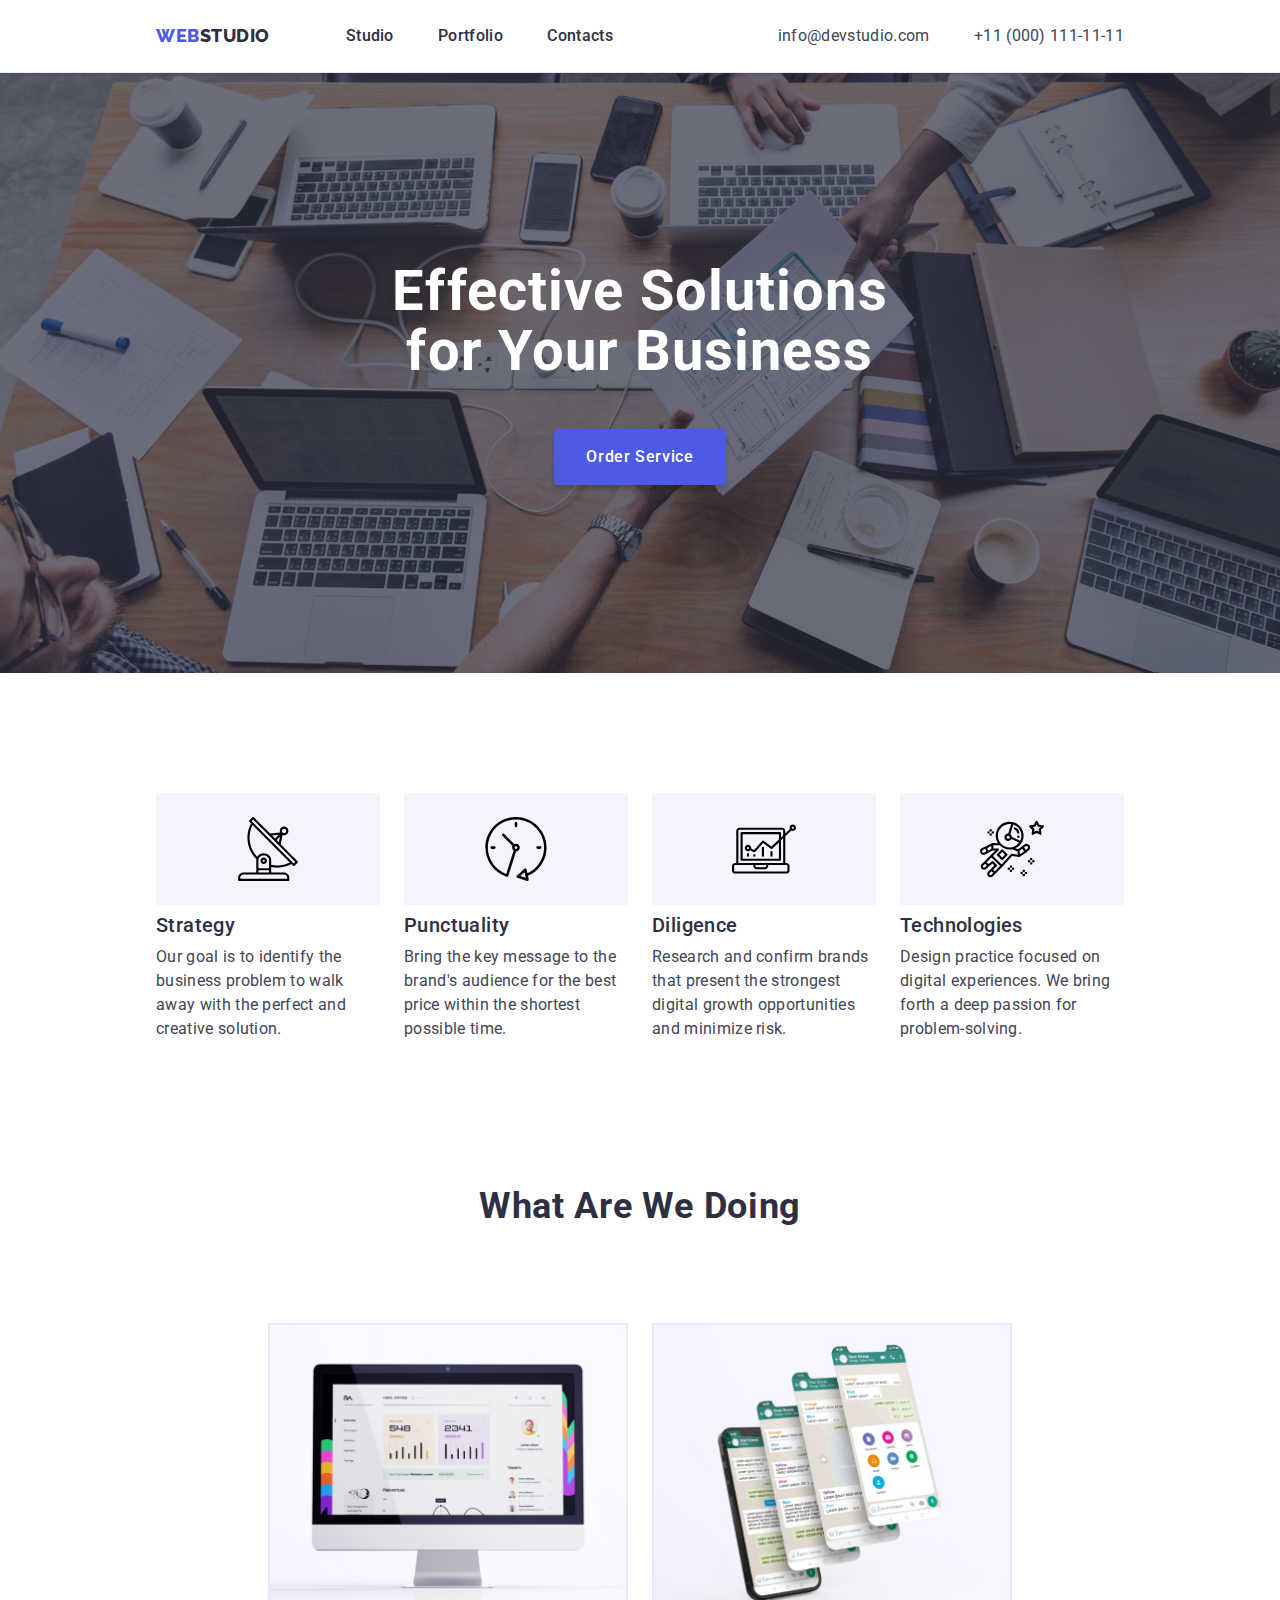
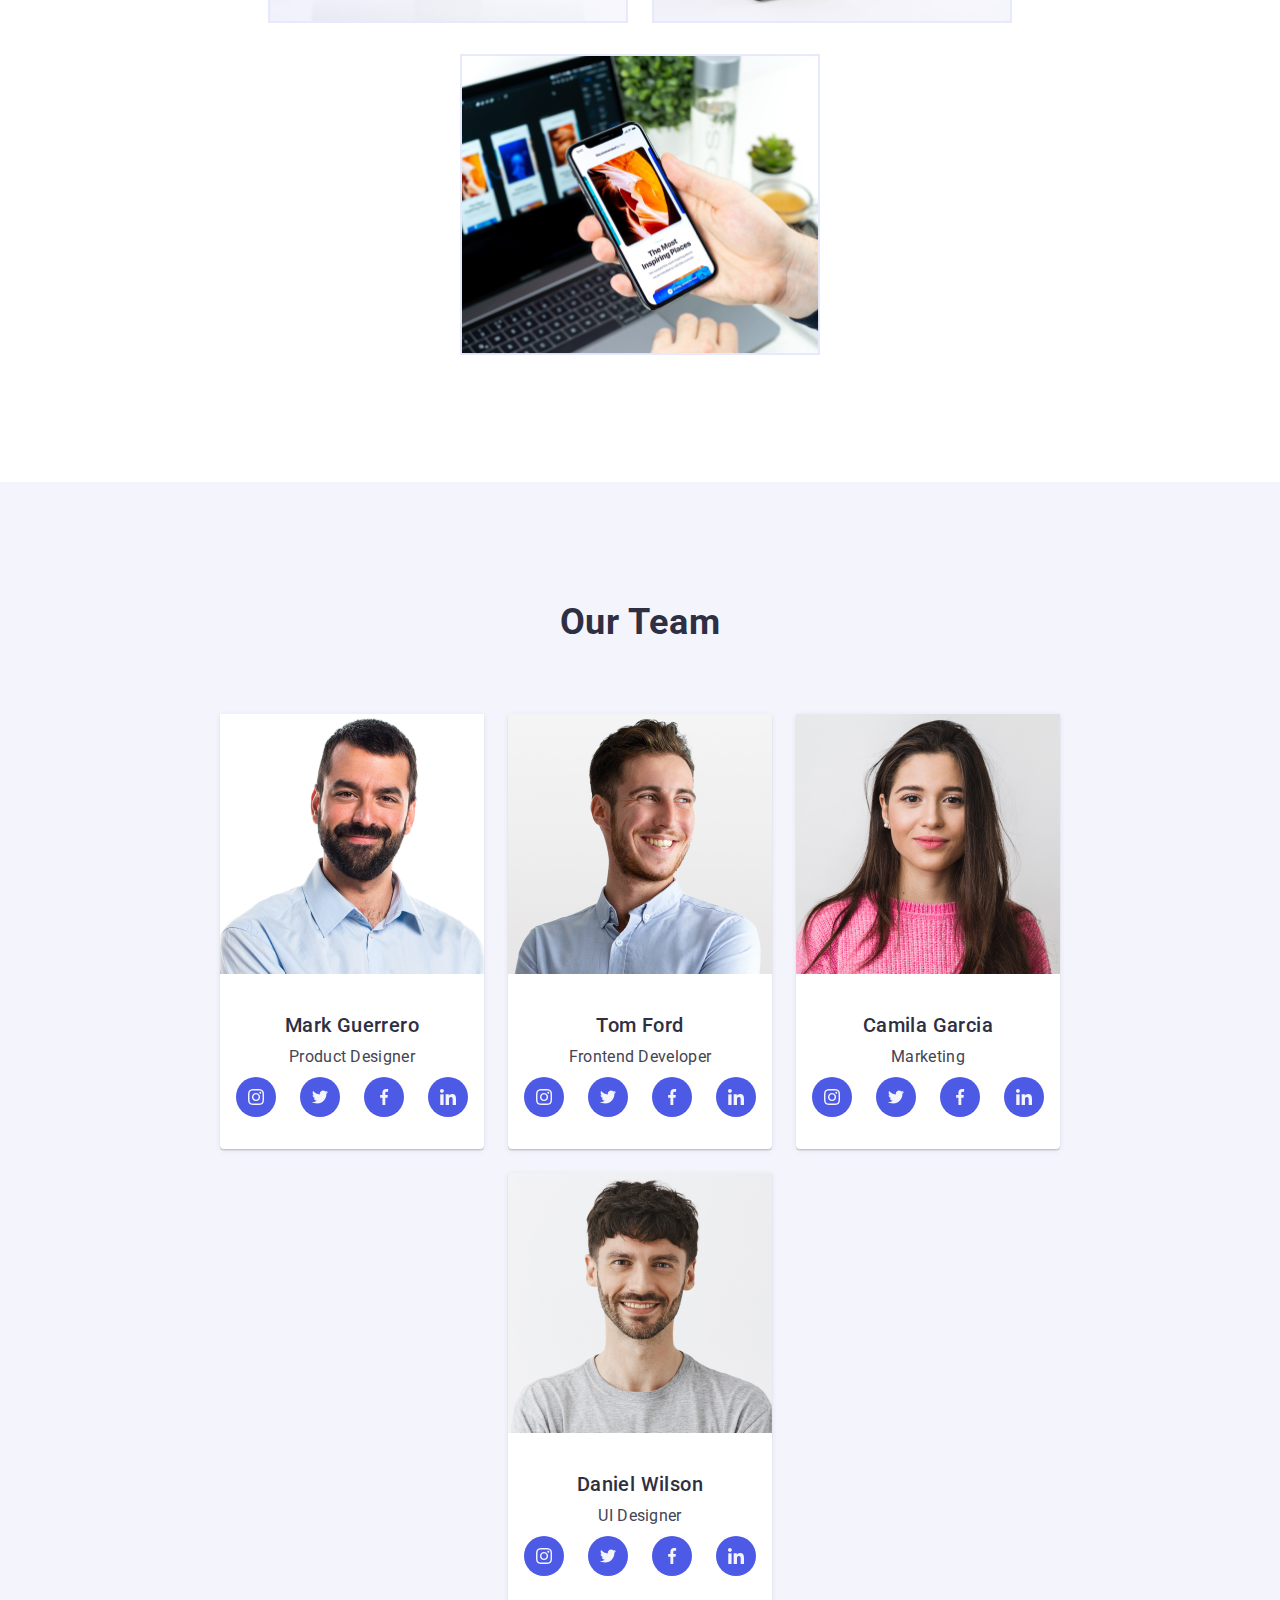
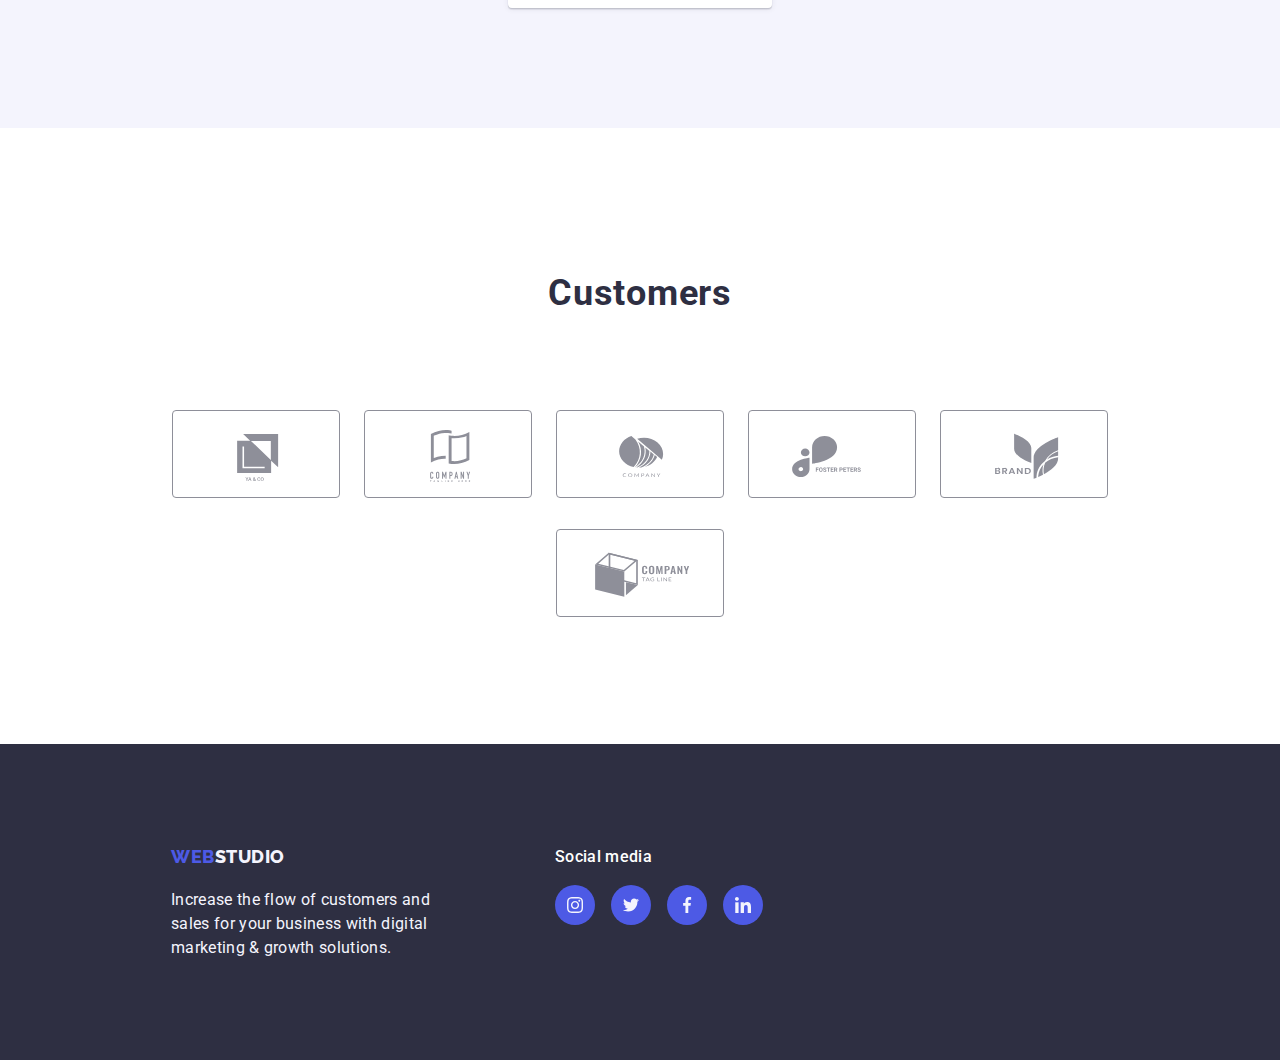
<file: index.html>
<!DOCTYPE html>
<html lang="en">

<head>
  <meta charset="UTF-8">
  <meta name="viewport" content="width=device-width, initial-scale=1.0">
  <link rel="stylesheet" href="/css/modern-normalize.css">
  <link rel="stylesheet" href="css/styles.css">


  <link rel="preconnect" href="https://fonts.googleapis.com">
  <link rel="preconnect" href="https://fonts.gstatic.com" crossorigin>
  <link href="https://fonts.googleapis.com/css2?family=Roboto:wght@400;500;700;900&display=swap" rel="stylesheet">

  <link rel="preconnect" href="https://fonts.googleapis.com">
  <link rel="preconnect" href="https://fonts.gstatic.com" crossorigin>
  <link href="https://fonts.googleapis.com/css2?family=Raleway:wght@800&family=Roboto:wght@400;500;700;900&display=swap"
    rel="stylesheet">

  <title>Studio</title>
</head>

<body>
  <header class="header">
    <div class="container-header">
      <nav class="navigation-header">
        <a href="./index.html"><span class="navigation-logo-web">Web</span>Studio</a>
        <ul class="navigation-menu">
          <li class="navigation-list">
            <a href="./index.html">Studio</a>
          </li>
          <li class="navigation-list">
            <a href="./portfolio.html">Portfolio</a>
          </li>
          <li class="navigation-list">
            <a href="">Contacts</a>
          </li>
        </ul>
      </nav>
      <address class="address-section">
        <a href="mailto:info@devstudio.com">info@devstudio.com</a>
        <a href="tel:+110001111111">+11 (000) 111-11-11</a>
      </address>
    </div>
  </header>
  <main>
    <!-- Hero Section -->
    <section class="section-hero">
      <div class="container">
          <h1 class="hero-title">Effective solutions<br><span>for</span> your business</h1>
          <button class="hero-button" type="button">Order service</button>
      </div>
    </section>
    <!-- Section 1: Feature -->
    <section class="section">
      <div class="container">
        <h2 hidden>Feature</h2>
        <ul class="feature-menu">
          <li class="feature-list">
            <div class="container-feature-icon">
              <svg class="feature-icons">
                <use href="./images/icons.svg#antenna">
                </use>
              </svg>
            </div>
            <h3>Strategy</h3>
            <p>Our goal is to identify the business problem to walk away with the perfect and creative solution.</p>
          </li>
          <li class="feature-list">
            <div class="container-feature-icon">
              <svg class="feature-icons">
                <use href="./images/icons.svg#clock">
                </use>
              </svg>
            </div>
            <h3>Punctuality</h3>
            <p>Bring the key message to the brand's audience for the best price within the shortest possible time.
            </p>
          </li>
          <li class="feature-list">
            <div class="container-feature-icon">
              <svg class="feature-icons">
                <use href="./images/icons.svg#diagram">
                </use>
              </svg>
            </div>
            <h3>Diligence</h3>
            <p>Research and confirm brands that present the strongest digital growth opportunities and minimize
              risk.
            </p>
          </li>
          <li class="feature-list">
            <div class="container-feature-icon">
              <svg class="feature-icons">
                <use href="./images/icons.svg#astronaut">
                </use>
              </svg>
            </div>
            <h3>Technologies</h3>
            <p>Design practice focused on digital experiences. We bring forth a deep passion for problem-solving.
            </p>
          </li>
        </ul>
      </div>
    </section>
    <!-- Section 2: Services -->
    <section class="services">
      <div class="container">
        <h2 class="services-title">What are we doing</h2>
        <ul class="services-menu">
          <li class="services-list">
            <img src="images/section2-img1.jpg" alt="desktop">
          </li>
          <li class="services-list">
            <img src="images/section2-img2.jpg" alt="mobiles">
          </li>
          <li class="services-list">
            <img src="images/section2-img3.jpg" alt="holding a mobile">
          </li>
        </ul>
      </div>
    </section>
    <!-- <-- Section 3: Team -->
    <section class="section-team">
      <div class="container">
        <h2 class="team-title">Our team</h2>
        <ul class="team-menu">
          <li class="team-list">
            <img class="team-img" src="./images/section3-img1.jpg" alt="team member photo">
            <h3>Mark Guerrero</h3>
            <p>Product Designer</p>
            <ul class="social-media-menu">
              <li class="social-media-list-icon">
                <svg class="social-media-icon">
                  <use href="./images/icons.svg#instagram 2"></use>
                </svg>
              </li>
              <li class="social-media-list-icon">
                <svg class="social-media-icon">
                  <use href="./images/icons.svg#twitter 1"></use>
                </svg>
              </li>
              <li class="social-media-list-icon">
                <svg class="social-media-icon">
                  <use href="./images/icons.svg#facebook 1"></use>
                </svg>
              </li>
              <li class="social-media-list-icon">
                <svg class="social-media-icon">
                  <use href="./images/icons.svg#linkedin 1"></use>
                </svg>
              </li>
            </ul>
          </li>
          <li class="team-list">
            <img class="team-img" src="./images/section3-img2.jpg" alt="team member photo">
            <h3>Tom Ford</h3>
            <p>Frontend Developer</p>
            <ul class="social-media-menu">
              <li class="social-media-list-icon">
                <svg class="social-media-icon">
                  <use href="./images/icons.svg#instagram 2"></use>
                </svg>
              </li>
              <li class="social-media-list-icon">
                <svg class="social-media-icon">
                  <use href="./images/icons.svg#twitter 1"></use>
                </svg>
              </li>
              <li class="social-media-list-icon">
                <svg class="social-media-icon">
                  <use href="./images/icons.svg#facebook 1"></use>
                </svg>
              </li>
              <li class="social-media-list-icon">
                <svg class="social-media-icon">
                  <use href="./images/icons.svg#linkedin 1"></use>
                </svg>
              </li>
            </ul>
          </li>
          <li class="team-list">
            <img class="team-img" src="./images/section3-img3.jpg" alt="team member photo">
            <h3>Camila Garcia</h3>
            <p>Marketing</p>
            <ul class="social-media-menu">
              <li class="social-media-list-icon">
                <svg class="social-media-icon">
                  <use href="./images/icons.svg#instagram 2"></use>
                </svg>
              </li>
              <li class="social-media-list-icon">
                <svg class="social-media-icon">
                  <use href="./images/icons.svg#twitter 1"></use>
                </svg>
              </li>
              <li class="social-media-list-icon">
                <svg class="social-media-icon">
                  <use href="./images/icons.svg#facebook 1"></use>
                </svg>
              </li>
              <li class="social-media-list-icon">
                <svg class="social-media-icon">
                  <use href="./images/icons.svg#linkedin 1"></use>
                </svg>
              </li>
            </ul>
          </li>
          <li class="team-list">
            <img class="team-img" src="./images/section3-img4.jpg" alt="team member photo">
            <h3>Daniel Wilson</h3>
            <p>UI Designer</p>
            <ul class="social-media-menu">
              <li class="social-media-list-icon">
                <svg class="social-media-icon">
                  <use href="./images/icons.svg#instagram 2"></use>
                </svg>
              </li>
              <li class="social-media-list-icon">
                <svg class="social-media-icon">
                  <use href="./images/icons.svg#twitter 1"></use>
                </svg>
              </li>
              <li class="social-media-list-icon">
                <svg class="social-media-icon">
                  <use href="./images/icons.svg#facebook 1"></use>
                </svg>
              </li>
              <li class="social-media-list-icon">
                <svg class="social-media-icon">
                  <use href="./images/icons.svg#linkedin 1"></use>
                </svg>
              </li>
            </ul>
          </li>
        </ul>
      </div>

    </section>
    <!-- Section 4: Customer -->
    <section class="section">
      <div class="container">
        <h2 class="customer-title">Customers</h2>
        <ul class="customer-menu">
          <li class="customer-list">
            <svg class="customer-icon">
              <use href="./images/icons.svg#client1"></use>
            </svg>
          </li>
          <li class="customer-list">
            <svg class="customer-icon">
              <use href="./images/icons.svg#client2"></use>
            </svg>
          </li>
          <li class="customer-list">
            <svg class="customer-icon">
              <use href="./images/icons.svg#client3"></use>
            </svg>
          </li>
          <li class="customer-list">
            <svg class="customer-icon">
              <use href="./images/icons.svg#client4"></use>
            </svg>
          </li>
          <li class="customer-list">
            <svg class="customer-icon">
              <use href="./images/icons.svg#client5"></use>
            </svg>
          </li>
          <li class="customer-list">
            <svg class="customer-icon">
              <use href="./images/icons.svg#client6"></use>
            </svg>
          </li>
        </ul>
      </div>
    </section>
  </main>
  <footer class="footer">
    <div class="container-footer">
      <div class="footer-box1">
        <a href="./index.html"><span class="footer-logo-web">Web</span>Studio</a>
        <p>Increase the flow of customers and sales for your business with digital marketing & growth solutions.</p>
      </div>

      <div class="footer-box2">
        <ul class="footer-icon-menu">
          <li class="footer-icon-list">
        <p>Social media</p>
        <ul class="footer-media-menu">
          <li class="footer-media-list-icon">
            <svg class="footer-media-icon">
              <use href="./images/icons.svg#instagram 2"></use>
            </svg>
          </li>
          <li class="footer-media-list-icon">
            <svg class="footer-media-icon">
              <use href="./images/icons.svg#twitter 1"></use>
            </svg>
          </li>
          <li class="footer-media-list-icon">
            <svg class="footer-media-icon">
              <use href="./images/icons.svg#facebook 1"></use>
            </svg>
          </li>
          <li class="footer-media-list-icon">
            <svg class="footer-media-icon">
              <use href="./images/icons.svg#linkedin 1"></use>
            </svg>
          </li>
        </ul>
      </div>

      </li>
      </ul>
    </div>
  </footer>
</body>

</html>
</file>
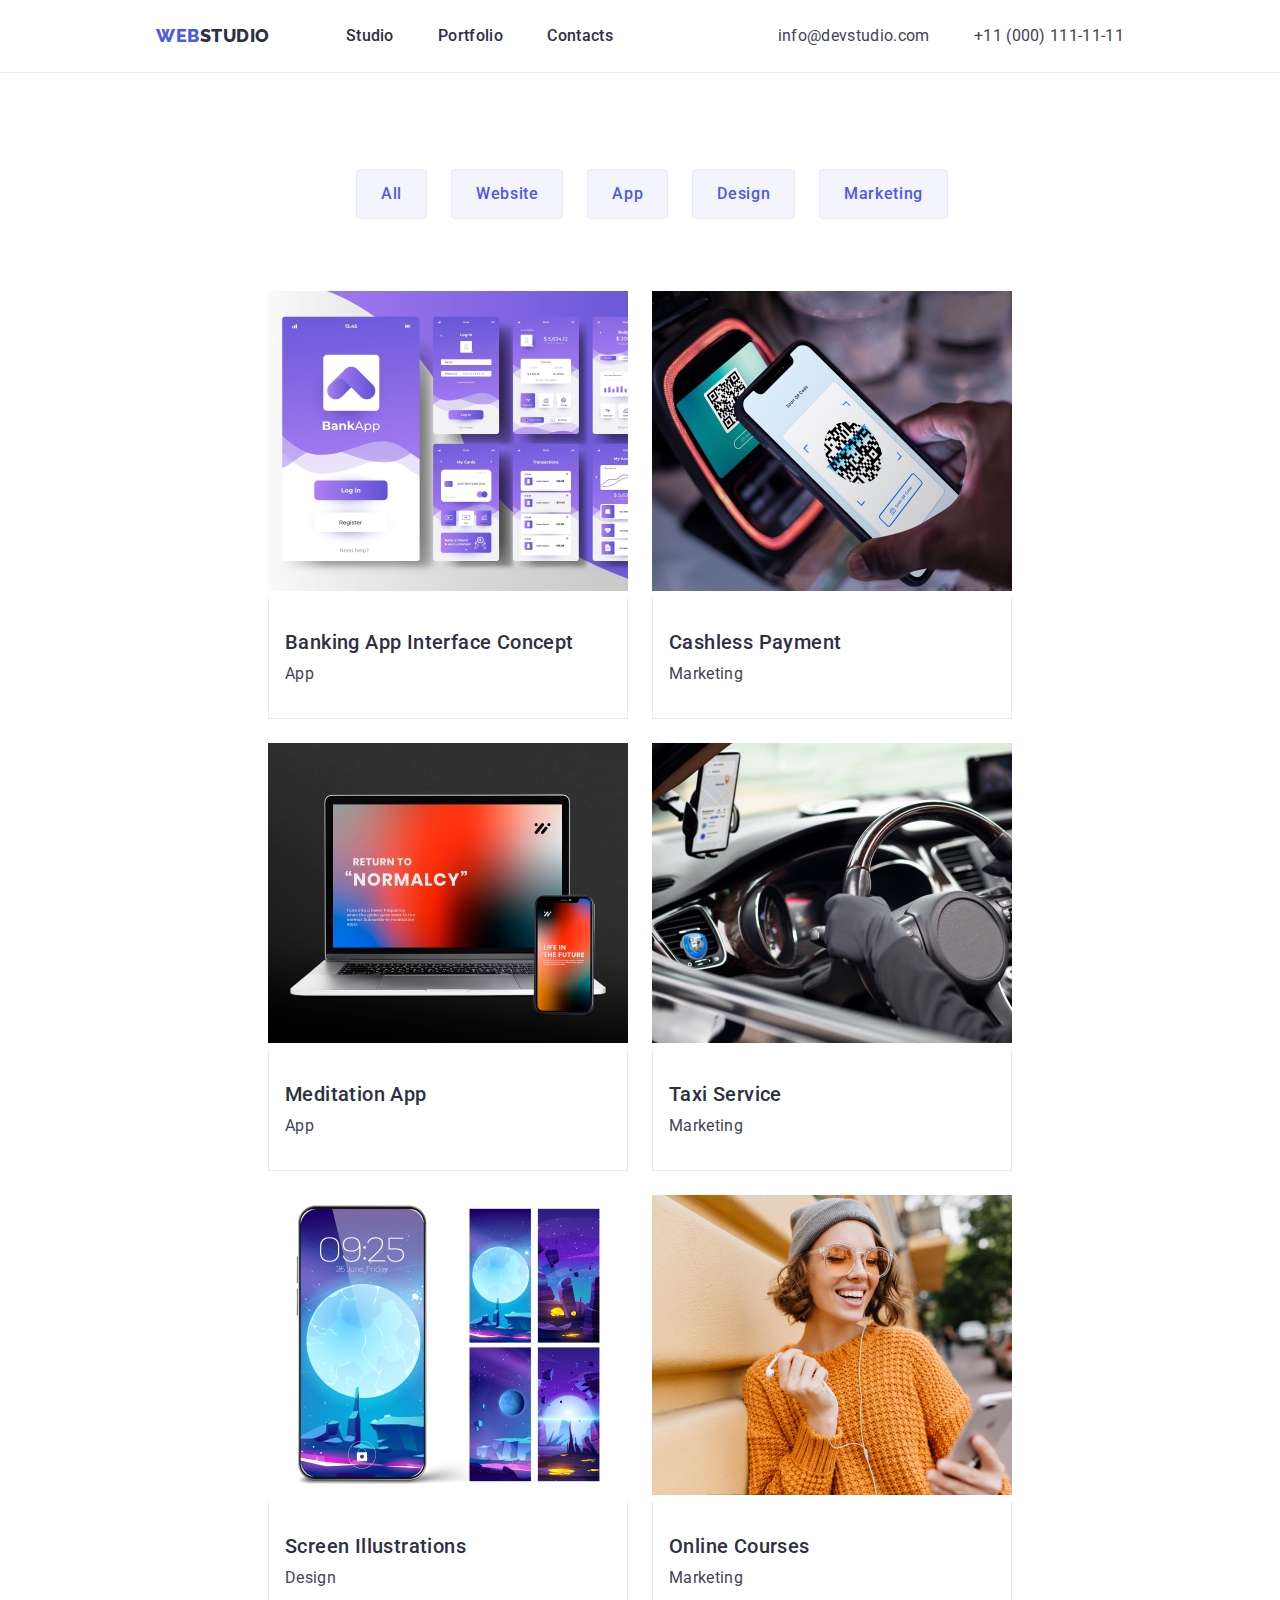
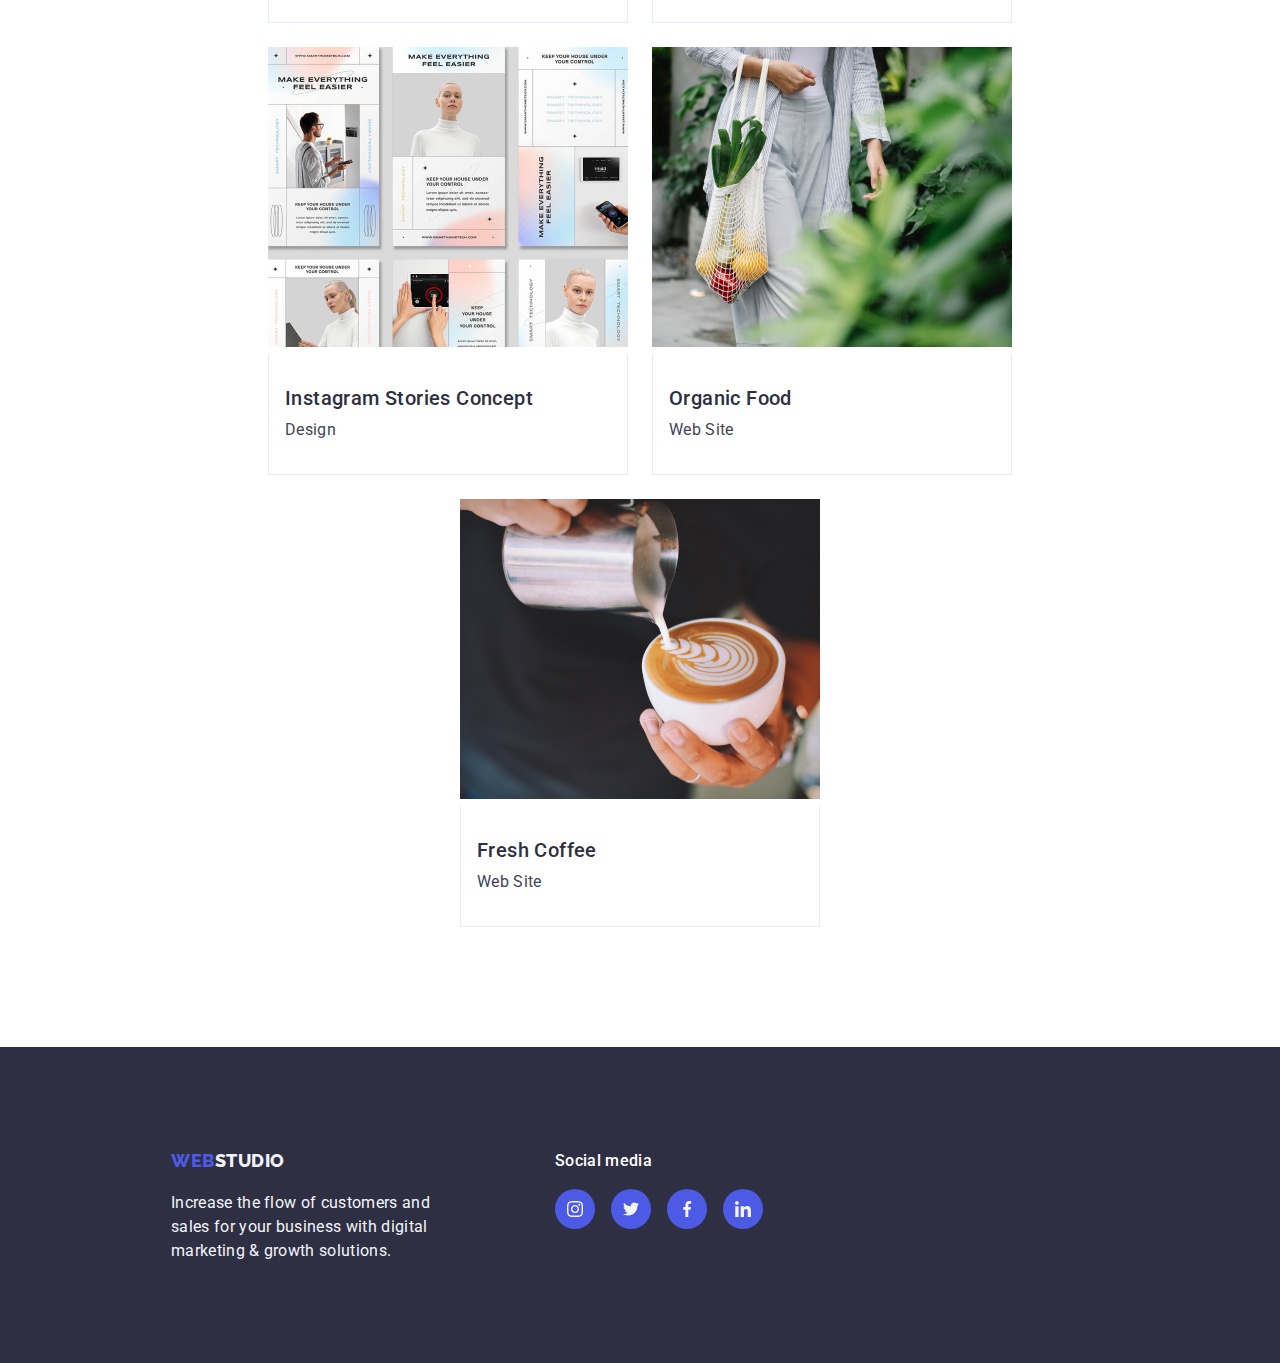
<file: portfolio.html>
<!DOCTYPE html>
<html lang="en">

<head>
  <meta charset="UTF-8">
  <meta name="viewport" content="width=device-width, initial-scale=1.0">
  <link rel="stylesheet" href="/css/modern-normalize.css">
  <link rel="stylesheet" href="css/styles.css">

  <link rel="preconnect" href="https://fonts.googleapis.com">
  <link rel="preconnect" href="https://fonts.gstatic.com" crossorigin>
  <link
    href="https://fonts.googleapis.com/css2?family=Roboto:ital,wght@0,400;0,500;0,700;0,900;1,400;1,500;1,700;1,900&display=swap"
    rel="stylesheet">

  <link rel="preconnect" href="https://fonts.googleapis.com">
  <link rel="preconnect" href="https://fonts.gstatic.com" crossorigin>
  <link href="https://fonts.googleapis.com/css2?family=Raleway:wght@400;500;700;800&    display=swap" rel="stylesheet">


  <title>Portfolio</title>

</head>

<body>
  <header class="header">
    <div class="container-header">
      <nav class="navigation-header">
        <a href="./index.html"><span class="navigation-logo-web">Web</span>Studio</a>
        <ul class="navigation-menu">
          <li class="navigation-list">
            <a href="./index.html">Studio</a>
          </li>
          <li class="navigation-list">
            <a href="./portfolio.html">Portfolio</a>
          </li>
          <li class="navigation-list">
            <a href="">Contacts</a>
          </li>
        </ul>
      </nav>
      <address class="address-section">
        <a href="mailto:info@devstudio.com">info@devstudio.com</a>
        <a href="tel:+110001111111">+11 (000) 111-11-11</a>
      </address>
    </div>
  </header>
  <main>
    <article>
      <!-- Filters -->
      <section>
        <ul class="filter">
          <li>
            <button type="button">All</button>
          </li>
          <li>
            <button type="button">Website</button>
          </li>
          <li>
            <button type="button">App</button>
          </li>
          <li>
            <button type="button">Design</button>
          </li>
          <li>
            <button type="button">Marketing</button>
          </li>
        </ul>
      </section>
      <!-- Project Card -->
      <section class="section-card">
        <div class="container">
          <ul class="card-menu">
            <li class="card-list">
              <div class="card-list-content">
                <img src="images/row1-a.jpg" alt="Banking App Interface Concept Photo">
                <div class="card-content">
                  <h3>Banking App Interface Concept</h3>
                  <p>App</p>
                </div>
              </div>
            </li>
            <li class="card-list">
              <div class="card-list-content">
                <img src="images/row1-b.jpg" alt="Cashless Payment Photo">
                <div class="card-content">
                  <h3>Cashless Payment</h3>
                  <p>Marketing</p>
                </div>
              </div>
            </li>
            <li class="card-list">
              <div class="card-list-content">
                <img src="images/row1-c.jpg" alt="Meditation App Photo">
                <div class="card-content">
                  <h3>Meditation App</h3>
                  <p>App</p>
                </div>
              </div>
            </li>
            <li class="card-list">
              <div class="card-list-content">
                <img src="images/row2-a.jpg" alt="Taxi Service Photo">
                <div class="card-content">
                  <h3>Taxi Service</h3>
                  <p>Marketing</p>
                </div>
              </div>
            </li>
            <li class="card-list">
              <div class="card-list-content">
                <img src="images/row2-b.jpg" alt="Screen Illustrations Photo">
                <div class="card-content">
                  <h3>Screen Illustrations</h3>
                  <p>Design</p>
                </div>
              </div>
            </li>
            <li class="card-list">
              <div class="card-list-content">
                <img src="images/row2-c.jpg" alt="Online Courses Photo">
                <div class="card-content">
                  <h3>Online Courses</h3>
                  <p>Marketing</p>
                </div>
              </div>
            </li>
            <li class="card-list">
              <div class="card-list-content">
                <img src="images/row3-a.jpg" alt="Instagram Stories Concept Photo">
                <div class="card-content">
                  <h3>Instagram Stories Concept</h3>
                  <p>Design</p>
                </div>
              </div>
            </li>
            <li class="card-list">
              <div class="card-list-content">
                <img src="images/row3-b.jpg" alt="Organic Food Photo">
                <div class="card-content">
                  <h3>Organic Food</h3>
                  <p>Web Site</p>
                </div>
              </div>
            </li>
            <li class="card-list">
              <div class="card-list-content">
                <img src="images/row3-c.jpg" alt="Fresh Coffee Photo">
                <div class="card-content">
                  <h3>Fresh Coffee</h3>
                  <p>Web Site</p>
                </div>
              </div>
            </li>
          </ul>
        </div>
      </section>
  </main>
  <footer class="footer">
    <div class="container-footer">
      <div class="footer-box1">
        <a href="./index.html"><span class="footer-logo-web">Web</span>Studio</a>
        <p>Increase the flow of customers and sales for your business with digital marketing & growth solutions.</p>
      </div>

      <div class="footer-box2">
        <ul class="footer-icon-menu">
          <li class="footer-icon-list">
            <p>Social media</p>
            <ul class="footer-media-menu">
              <li class="footer-media-list-icon">
                <svg class="footer-media-icon">
                  <use href="./images/icons.svg#instagram 2"></use>
                </svg>
              </li>
              <li class="footer-media-list-icon">
                <svg class="footer-media-icon">
                  <use href="./images/icons.svg#twitter 1"></use>
                </svg>
              </li>
              <li class="footer-media-list-icon">
                <svg class="footer-media-icon">
                  <use href="./images/icons.svg#facebook 1"></use>
                </svg>
              </li>
              <li class="footer-media-list-icon">
                <svg class="footer-media-icon">
                  <use href="./images/icons.svg#linkedin 1"></use>
                </svg>
              </li>
            </ul>
      </div>

      </li>
      </ul>
    </div>
  </footer>
</body>

</html>
</file>
<file: css/styles.css>
*,
*::before,
*::after {
  box-sizing: border-box;
  margin: 0;
  padding: 0;
}

:root {
  --navyblue: #2E2F42;
  --cloud: #f4f4fd;
  --ocean: #404bbf;
  --slate: #434455;
  --iris: #4d5ae5;
  --cornflower: #e7e9fc;
  --lightslate: #8E8F99;
  --green: #31D0AA;

}

body {
  font-family: "Roboto", sans-serif;
  font-size: 16px;
  color: var(--navyblue);
  line-height: 1.5rem;
  letter-spacing: 0.32px;
}

h1,
h2,
h3,
h4,
h5,
h6,
p {
  margin: 0;
  padding: 0;
}

.section {
  padding: 120px 0;
}

.container {
  padding: 0px 156px;
  max-width: 1440px;
  margin: 0 auto;
}

.address-section a:last-child,
.feature-list:last-child {
  margin-right: 0;
}

.feature-menu,
.services-menu,
.team-menu,
.customer-menu,
.card-menu,
.filter-menu {
  display: flex;
  flex-wrap: wrap;
  list-style: none;
  justify-content: center;
  gap: 24px;
}

.feature-list,
.card-list,
.team-list {
  flex-basis: calc((100% - 72px) / 4);
}

/* Header: Navigation container section  */
.header {
  padding: 24px 0px;
  border-bottom: 1px solid var(--cornflower);

}
.container-header {
  display: flex;
  padding: 0px 156px;
  max-width: 1440px;
  margin: 0 auto;
}

.navigation-header {
  display: flex;
}

/* Navigation Section  */
.navigation-header>a {
  color: var(--navyblue);
  text-decoration: none;
  font-family: Raleway;
  font-size: 18px;
  font-weight: 800;
  line-height: 1.313rem;
  letter-spacing: 0.54px;
  text-transform: uppercase;
  margin-right: 76px;
}

.navigation-logo-web {
  color: var(--iris, #4d5ae5);
  font-family: Raleway;
  font-size: 18px;
  font-weight: 800;
  line-height: 1.313em;
  letter-spacing: 0.54px;
  text-transform: uppercase;
}

.navigation-menu {
  list-style: none;
}

.navigation-list {
  display: inline-block;
}

.navigation-list:not(:last-child) {
  margin-right: 40px;
}

.navigation-list a {
  text-decoration: none;
  color: var(--navyblue, #2e2f42);
  font-weight: 500;
}

.navigation-list a:hover,
.navigation-list a:focus {
  color: var(--ocean, #404bbf);
}

.address-section {
  margin-left: auto;
}

.address-section a {
  color: var(--slate, #434455);
  font-style: normal;
  line-height: 1.5rem;
  letter-spacing: 0.32px;
  text-decoration: none;
  margin-right: 40px;
}

.address-section a:hover,
.address-section a:focus {
  color: var(--ocean, #404bbf);
}

/* Hero container section  */
.section-hero {
  background: linear-gradient(rgba(46, 47, 66, .70),
      rgba(46, 47, 66, .70)),
    url("../images/people-office.jpg");
  background-size: cover;
  background-repeat: no-repeat;
  padding: 188px 0;
  text-align: center;
  max-width: 1440px;
  margin: 0 auto;
}

.hero-title {
  text-align: center;
  font-size: 56px;
  font-weight: 700;
  line-height: 3.75rem;
  letter-spacing: 1.12px;
  text-transform: capitalize;
  color: var(--white, #fff);
  margin-bottom: 48px;
}

.hero-title span {
  text-transform: lowercase;
}

.hero-button {
  color: var(--white, #fff);
  font-family: "Roboto", sans-serif;
  font-size: 16px;
  font-weight: 500;
  line-height: 1.5rem;
  letter-spacing: 0.64px;
  border-radius: 4px;
  border-style: none;
  background-color: var(--iris);
  box-shadow: 0px 4px 4px 0px rgba(0, 0, 0, 0.15);
  cursor: pointer;
  padding: 16px 32px;
  text-transform: capitalize;
  left: 636px;
}

.hero-button:hover,
.hero-button:focus {
  background: var(--ocean);
}

/* Index: Section 1 (Feature) */
.section-feature {
  padding-top: 120px;
}

.feature-list {
  flex-basis: calc((100% - 72) / 4);
}

.container-feature-icon {
  background-color: var(--cloud);
  display: flex;
  justify-content: center;
  align-items: center;
}

.feature-icons {
  width: 64px;
  height: 64px;
  margin: 24px 0;
}

.feature-list h3 {
  color: var(--navyblue);
  font-size: 20px;
  font-weight: 500;
  letter-spacing: 0.4px;
  text-align: left;
  margin: 8px 0;
}

.feature-list p {
  color: var(--slate, #434455);
  margin: 8px 0px 0px;
}

/* Index: Section 2 (What we are doing) */
.services {
  padding-bottom: 120px;
}

.services-title {
  font-size: 36px;
  font-weight: 700;
  line-height: 2.5em;
  letter-spacing: 0.72px;
  text-align: center;
  margin-bottom: 72px;
  text-transform: capitalize;
}

.services-list {
  flex-shrink: 1;
  flex-basis: calc((100% - 72px) / 3);
}

.services-list img {
  border: 1px solid var(--CORNFLOWER, #E7E9FC);
  width: 360px;
}

/* Index: Section 3 (Our Team) */
.section-team {
  text-align: center;
  background-color: var(--cloud);
  padding: 120px 0px;
  max-width: 1440px;
  margin: 0 auto;
}

.team-title {
  font-size: 36px;
  font-weight: 700;
  line-height: 2.5rem;
  letter-spacing: 0.72px;
  margin-bottom: 72px;
  text-align: center;
  text-transform: capitalize;
}

.team-list {
  border-radius: 0px 0px 4px 4px;
  background: var(--white, #fff);
  box-shadow: 0px 2px 1px 0px rgba(46, 47, 66, 0.08),
    0px 1px 1px 0px rgba(46, 47, 66, 0.16),
    0px 1px 6px 0px rgba(46, 47, 66, 0.08);
}


.team-list h3 {
  margin-top: 32px;
  font-size: 20px;
  font-weight: 500;
  letter-spacing: 0.4px;
}

.team-list p {
  margin: 8px 0px;
  color: var(--slate);
}


.social-media-menu {
  list-style: none;
  display: flex;
  justify-content: center;
  align-items: center;
  gap: 24px;
  padding-bottom: 32px;
}

.social-media-list-icon {
  background-color: var(--iris);
  border-radius: 50%;
}

.social-media-list-icon:hover,
.social-media-list-icon:focus {
  background: var(--ocean);
  cursor: pointer;
}

.social-media-icon {
  display: flex;
  width: 40px;
  height: 40px;
  padding: 12px;
  fill: var(--cloud);
}

.social-media-icon:last-child {
  margin-right: 0px;
}

/* Index: Section Customers */
.customer-title {
  font-size: 36px;
  font-weight: 700;
  line-height: 2.5em;
  letter-spacing: 0.72px;
  text-align: center;
  margin-bottom: 72px;
  text-transform: capitalize;
}

.customer-list {
  flex-basis: calc((100% - 120px) / 6);
}

.customer-icon {
  width: 168px;
  height: 88px;
  border-radius: 4px;
  border: 1px solid var(--lightslate);
  fill: var(--lightslate);
}

.customer-icon:hover,
.customer-icon:focus {
  border: 1px solid var(--ocean);
  fill: var(--ocean);
  cursor: pointer;
}

/* Portfolio: Project Card Section */
.filter {
  display: flex;
  list-style-type: none;
  width: 100%;
  padding: 96px 15px 72px;
  justify-content: center;
  align-items: center;
  margin: 0;
}

.filter button {
  cursor: pointer;
  border-radius: 4px;
  border: 1px solid var(--cornflower, #e7e9fc);
  background: var(--cloud, #f4f4fd);
  padding: 12px 24px;
  margin-left: 24px;
  text-align: center;
  color: var(--iris, #4d5ae5);
  font-family: "Roboto", sans-serif;
  font-size: 16px;
  font-weight: 500;
  line-height: 1.5rem;
  letter-spacing: 0.64px;
}

.filter button:hover,
.filter button:focus {
  color: var(--white, #fff);
  border-radius: 4px;
  background: var(--ocean, #404bbf);
  box-shadow: 0px 2px 2px 0px rgba(0, 0, 0, 0.12),
    0px 2px 1px 0px rgba(0, 0, 0, 0.08), 0px 3px 1px 0px rgba(0, 0, 0, 0.1);
}

.section-card {
  padding-bottom: 120px;
}

.card-list img {
  width: 360px;
}

.card-list-content:hover,
.card-list-content:focus {
  cursor: pointer;
  background: var(--WHITE, #FFF);
  box-shadow: 0px 2px 1px 0px rgba(46, 47, 66, 0.08), 0px 1px 1px 0px rgba(46, 47, 66, 0.16), 0px 1px 6px 0px rgba(46, 47, 66, 0.08);
}

.card-content {
  border-left: 1px solid var(--cornflower, #e7e9fc);
  border-right: 1px solid var(--cornflower, #e7e9fc);
  border-bottom: 1px solid var(--cornflower, #e7e9fc);
  background: var(--white, #fff);
  padding: 32px 16px;
}

.card-content h3 {
  font-size: 20px;
  font-weight: 500;
  letter-spacing: 0.4px;
}

.card-content p {
  padding-top: 8px;
  color: var(--slate);
}

.footer {
  display: flex;
  background-color: var(--navyblue);
  padding: 101.5px 15px 100px;
  max-width: 1440px;
  margin: 0 auto;
}

.container-footer {
  display: flex;
  padding: 0 156px;
  max-width: 1440px;
}

.footer-logo-web {
  color: var(--iris, #4d5ae5);
  font-family: Raleway;
  font-size: 18px;
  font-style: normal;
  font-weight: 800;
  line-height: 1.313em;
  letter-spacing: 0.54px;
  text-transform: uppercase;
}

.footer-box1>a {
  color: var(--cloud, #f4f4fd);
  font-family: Raleway;
  font-size: 18px;
  font-weight: 800;
  line-height: 1.313rem;
  letter-spacing: 0.54px;
  text-transform: uppercase;
  text-decoration: none;
}

.container-footer p {
  color: var(--cloud);
  text-decoration: none;
  width: 264px;
  text-align: left;
  margin-top: 17.5px;
}

.footer-container {
  display: flex;
  color: var(--cloud);
}

.footer-icon-menu {
  display: flex;
  list-style: none;
  justify-content: center;
  align-items: flex-start;
}

.footer-icon-list p {
  color: var(--WHITE, #FFF);
  font-weight: 500;
  letter-spacing: 0.32px;
  margin: 0 120px 16px;
}

.footer-box2 {
  width: 264px;
  margin-left: 120px;
}

.footer-media-menu {
  display: flex;
  list-style: none;
  align-items: center;
  align-content: center;
  gap: 16px;
  margin-left: 120px;

}

.footer-media-list-icon {
  align-items: center;
  border-radius: 50%;
  background-color: var(--iris);
}

.footer-media-list-icon:hover,
.footer-media-list-icon:focus {
  background: var(--green);
  cursor: pointer;
}

.footer-media-icon {
  display: flex;
  width: 40px;
  height: 40px;
  padding: 12px 12px;
  fill: var(--cloud);
}
</file>
